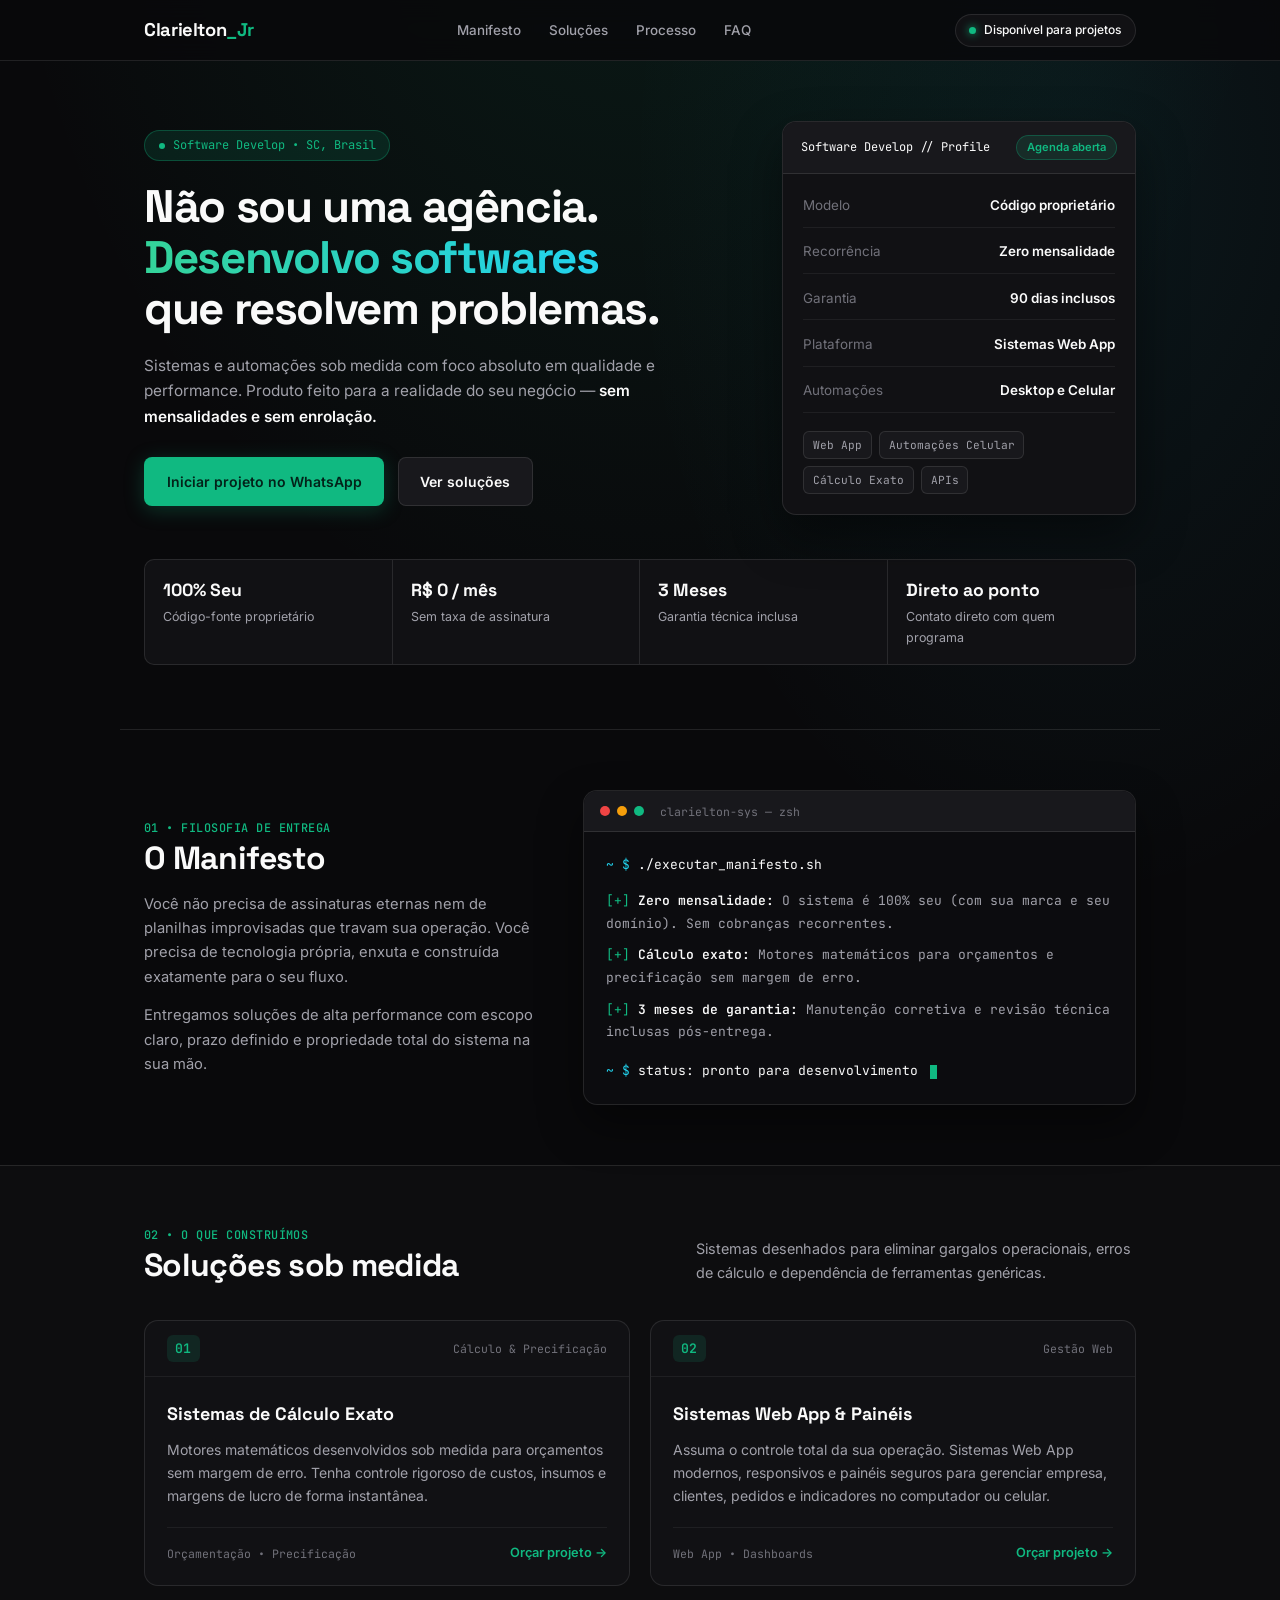
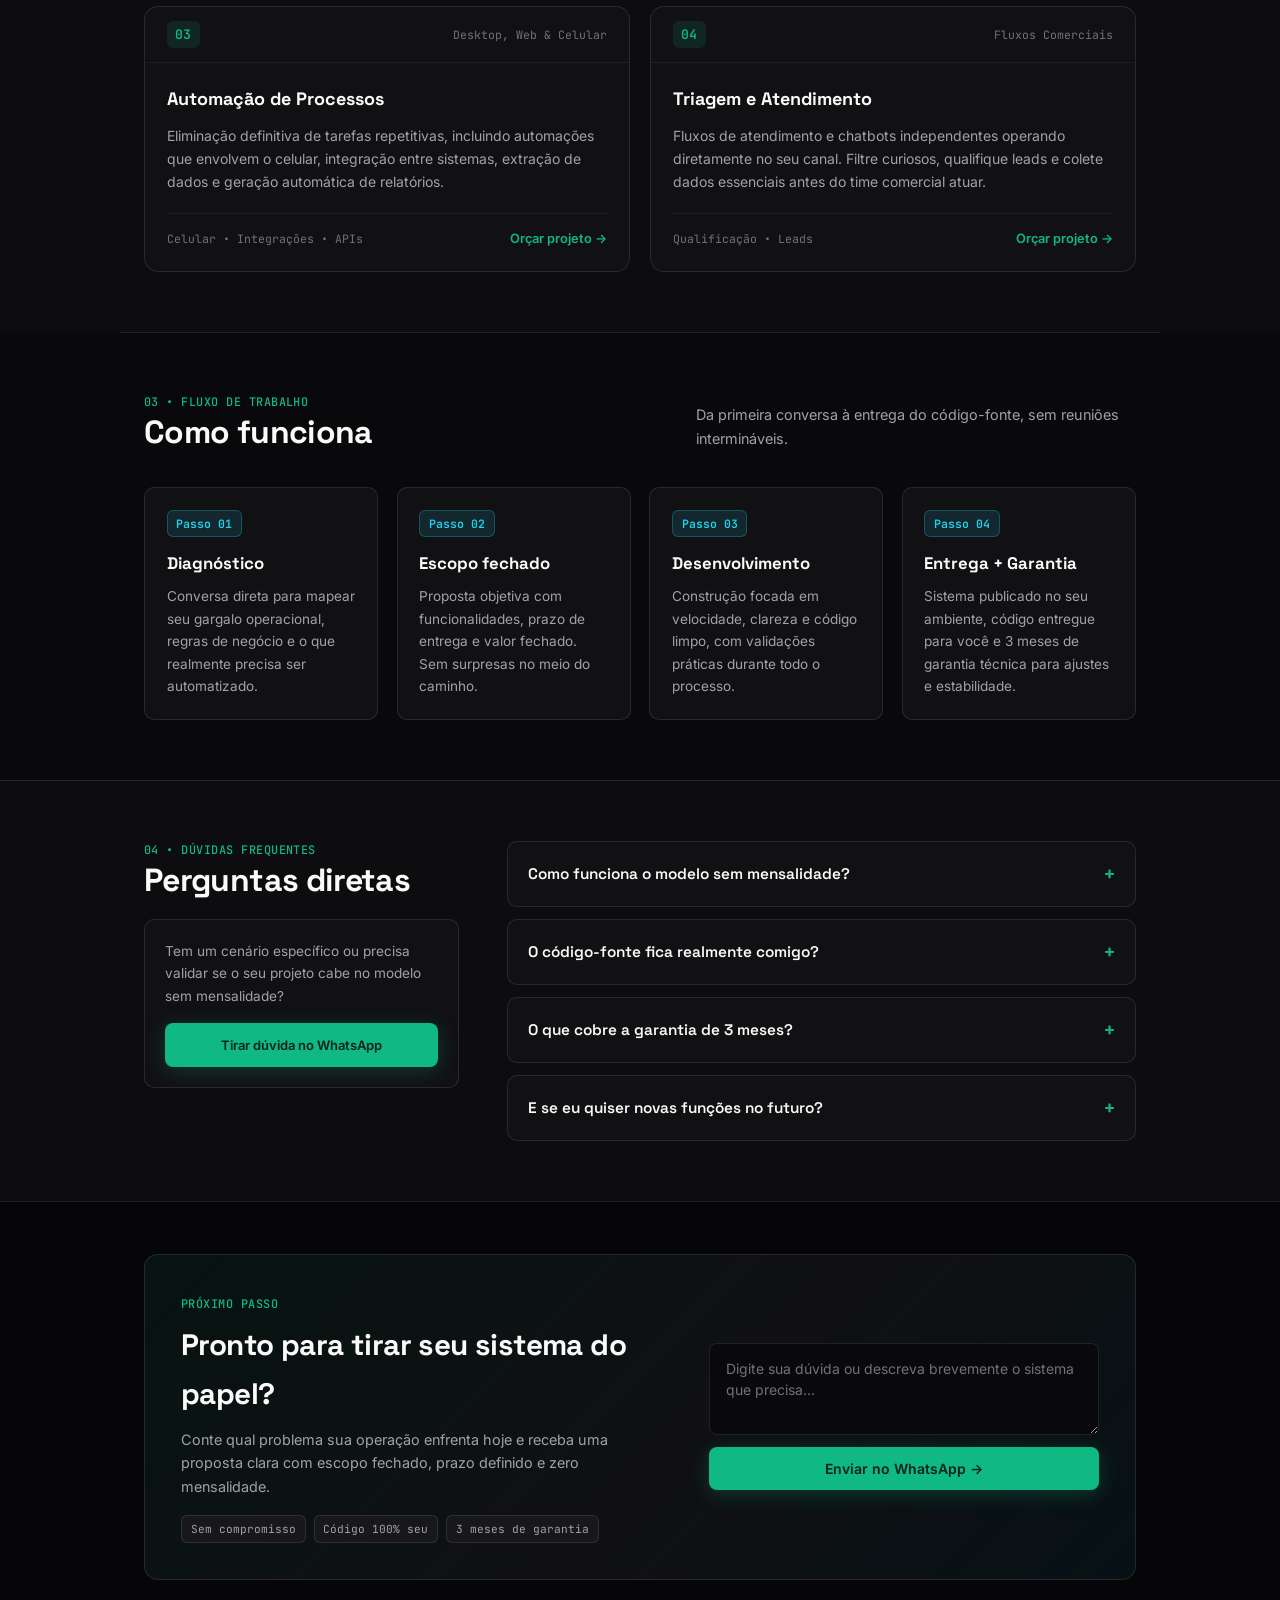
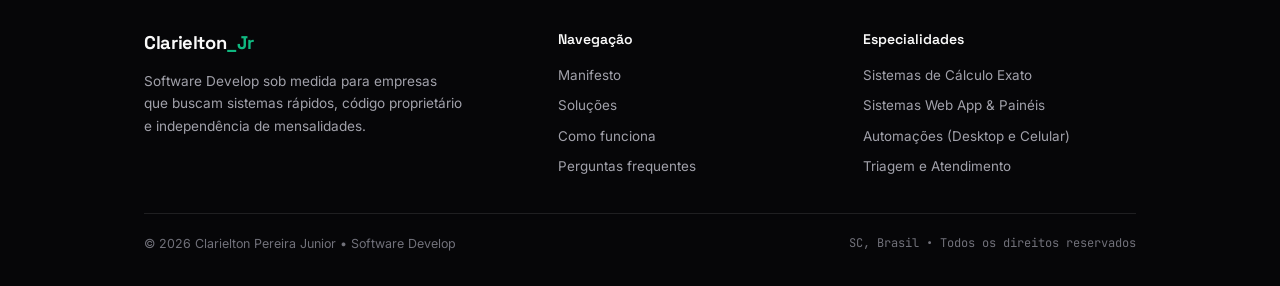
<file: index.html>
<!DOCTYPE html>
<html lang="pt-BR">
<head>
    <meta charset="UTF-8">
    <meta name="viewport" content="width=device-width, initial-scale=1.0">
    <title>Clarielton Pereira Jr. | Software Develop</title>
    <meta name="description" content="Software Develop sob medida: sistemas web, painéis administrativos, motores de cálculo e automações com código proprietário. Sem mensalidades e com 3 meses de garantia.">
    <meta name="theme-color" content="#09090b">

    <!-- Open Graph / Compartilhamento -->
    <meta property="og:type" content="website">
    <meta property="og:locale" content="pt_BR">
    <meta property="og:title" content="Clarielton Pereira Jr. | Software Develop">
    <meta property="og:description" content="Não sou uma agência. Desenvolvo softwares que resolvem problemas. Código proprietário, zero mensalidade e 3 meses de garantia.">

    <!-- Favicon SVG Inline -->
    <link rel="icon" type="image/svg+xml" href="data:image/svg+xml,%3Csvg xmlns='http://www.w3.org/2000/svg' viewBox='0 0 64 64'%3E%3Crect width='64' height='64' rx='12' fill='%2309090b'/%3E%3Crect x='2' y='2' width='60' height='60' rx='10' fill='none' stroke='%2310b981' stroke-width='3'/%3E%3Ctext x='50%25' y='55%25' dominant-baseline='middle' text-anchor='middle' fill='%2310b981' font-family='monospace' font-weight='bold' font-size='26'%3E%3E_%3C/text%3E%3C/svg%3E">

    <!-- Fonts: Space Grotesk (Headings), Inter (Body) & JetBrains Mono (Code/Tech) -->
    <link rel="preconnect" href="https://fonts.googleapis.com">
    <link rel="preconnect" href="https://fonts.gstatic.com" crossorigin>
    <link href="https://fonts.googleapis.com/css2?family=Inter:wght@400;500;600;700&family=JetBrains+Mono:wght@400;500;600&family=Space+Grotesk:wght@600;700&display=swap" rel="stylesheet">

    <!-- Pure CSS3 Stylesheet -->
    <link rel="stylesheet" href="styles.css">
</head>
<body>

    <!-- Top Navbar -->
    <header class="site-header">
        <div class="container header-inner">
            <a href="#" class="brand">
                Clarielton<span class="text-accent">_Jr</span>
            </a>

            <nav class="nav-links" aria-label="Navegação principal">
                <a href="#manifesto">Manifesto</a>
                <a href="#solucoes">Soluções</a>
                <a href="#processo">Processo</a>
                <a href="#faq">FAQ</a>
            </nav>

            <a href="https://wa.me/5547996621559?text=Ol%C3%A1%20Clarielton,%20vim%20pelo%20seu%20site%20e%20gostaria%20de%20conversar%20sobre%20um%20projeto."
               target="_blank"
               rel="noopener noreferrer"
               class="status-badge">
                <span class="status-dot" aria-hidden="true"></span>
                Disponível para projetos
            </a>
        </div>

        <!-- Mobile Quick Nav -->
        <nav class="mobile-nav" aria-label="Navegação rápida">
            <a href="#manifesto">Manifesto</a>
            <a href="#solucoes">Soluções</a>
            <a href="#processo">Processo</a>
            <a href="#faq">FAQ</a>
            <a href="#contato">Contato</a>
        </nav>
    </header>

    <main>
        <!-- Hero Section -->
        <section class="hero container">
            <div class="hero-layout">
                <div>
                    <div class="hero-tag">
                        <span class="mono-dot"></span> Software Develop &bull; SC, Brasil
                    </div>

                    <h1 class="hero-title">
                        Não sou uma agência.<br>
                        <span class="text-gradient">Desenvolvo softwares</span><br>
                        que resolvem problemas.
                    </h1>

                    <p class="hero-subtitle">
                        Sistemas e automações sob medida com foco absoluto em qualidade e performance. Produto feito para a realidade do seu negócio — <strong>sem mensalidades e sem enrolação.</strong>
                    </p>

                    <div class="hero-actions">
                        <a href="https://wa.me/5547996621559?text=Ol%C3%A1%20Clarielton,%20preciso%20de%20um%20sistema%20sob%20medida."
                           target="_blank"
                           rel="noopener noreferrer"
                           class="btn btn-primary">
                            Iniciar projeto no WhatsApp
                        </a>
                        <a href="#solucoes" class="btn btn-secondary">
                            Ver soluções
                        </a>
                    </div>
                </div>

                <!-- Right Column: System Spec Card -->
                <aside class="hero-spec-card" aria-label="Resumo operacional">
                    <div class="spec-card-header">
                        <span class="mono-label">Software Develop // Profile</span>
                        <span class="spec-badge">Agenda aberta</span>
                    </div>
                    <div class="spec-card-body">
                        <div class="spec-row">
                            <span class="spec-key">Modelo</span>
                            <span class="spec-val text-accent">Código proprietário</span>
                        </div>
                        <div class="spec-row">
                            <span class="spec-key">Recorrência</span>
                            <span class="spec-val">Zero mensalidade</span>
                        </div>
                        <div class="spec-row">
                            <span class="spec-key">Garantia</span>
                            <span class="spec-val text-cyan">90 dias inclusos</span>
                        </div>
                        <div class="spec-row">
                            <span class="spec-key">Plataforma</span>
                            <span class="spec-val">Sistemas Web App</span>
                        </div>
                        <div class="spec-row">
                            <span class="spec-key">Automações</span>
                            <span class="spec-val">Desktop e Celular</span>
                        </div>

                        <div class="spec-tags">
                            <span class="spec-chip">Web App</span>
                            <span class="spec-chip">Automações Celular</span>
                            <span class="spec-chip">Cálculo Exato</span>
                            <span class="spec-chip">APIs</span>
                        </div>
                    </div>
                </aside>
            </div>

            <!-- Proof / Guarantees Strip -->
            <div class="metrics-grid" aria-label="Diferenciais técnicos">
                <div class="metric-item">
                    <div class="metric-value">100% Seu</div>
                    <div class="metric-label">Código-fonte proprietário</div>
                </div>
                <div class="metric-item">
                    <div class="metric-value">R$ 0 / mês</div>
                    <div class="metric-label">Sem taxa de assinatura</div>
                </div>
                <div class="metric-item">
                    <div class="metric-value">3 Meses</div>
                    <div class="metric-label">Garantia técnica inclusa</div>
                </div>
                <div class="metric-item">
                    <div class="metric-value">Direto ao ponto</div>
                    <div class="metric-label">Contato direto com quem programa</div>
                </div>
            </div>
        </section>

        <!-- Manifesto / Terminal Section -->
        <section id="manifesto" class="section container">
            <div class="manifesto-grid">
                <div class="manifesto-copy">
                    <div class="section-kicker">01 &bull; Filosofia de entrega</div>
                    <h2 class="section-title">O Manifesto</h2>
                    <p>
                        Você não precisa de assinaturas eternas nem de planilhas improvisadas que travam sua operação. Você precisa de tecnologia própria, enxuta e construída exatamente para o seu fluxo.
                    </p>
                    <p>
                        Entregamos soluções de alta performance com escopo claro, prazo definido e propriedade total do sistema na sua mão.
                    </p>
                </div>

                <div class="terminal-window" role="region" aria-label="Terminal de especificações">
                    <div class="terminal-bar">
                        <span class="term-dot term-dot--red"></span>
                        <span class="term-dot term-dot--yellow"></span>
                        <span class="term-dot term-dot--green"></span>
                        <span class="terminal-host">clarielton-sys — zsh</span>
                    </div>
                    <div class="terminal-body">
                        <p class="terminal-cmd">
                            <span class="text-cyan">~ $</span> ./executar_manifesto.sh
                        </p>
                        <p class="terminal-line">
                            <span class="text-accent">[+]</span> <strong>Zero mensalidade:</strong> O sistema é 100% seu (com sua marca e seu domínio). Sem cobranças recorrentes.
                        </p>
                        <p class="terminal-line">
                            <span class="text-accent">[+]</span> <strong>Cálculo exato:</strong> Motores matemáticos para orçamentos e precificação sem margem de erro.
                        </p>
                        <p class="terminal-line">
                            <span class="text-accent">[+]</span> <strong>3 meses de garantia:</strong> Manutenção corretiva e revisão técnica inclusas pós-entrega.
                        </p>
                        <p class="terminal-status">
                            <span class="text-cyan">~ $</span> status: pronto para desenvolvimento <span class="cursor-blink" aria-hidden="true"></span>
                        </p>
                    </div>
                </div>
            </div>
        </section>

        <!-- Soluções -->
        <section id="solucoes" class="section section--alt">
            <div class="container">
                <div class="section-header">
                    <div>
                        <div class="section-kicker">02 &bull; O que construímos</div>
                        <h2 class="section-title">Soluções sob medida</h2>
                    </div>
                    <p class="section-lead">
                        Sistemas desenhados para eliminar gargalos operacionais, erros de cálculo e dependência de ferramentas genéricas.
                    </p>
                </div>

                <div class="solutions-grid">
                    <!-- Card 1 -->
                    <article class="solution-card">
                        <div class="solution-card-top">
                            <span class="solution-num">01</span>
                            <span class="solution-code">Cálculo &amp; Precificação</span>
                        </div>
                        <div class="solution-card-body">
                            <h3 class="solution-title">Sistemas de Cálculo Exato</h3>
                            <p class="solution-desc">
                                Motores matemáticos desenvolvidos sob medida para orçamentos sem margem de erro. Tenha controle rigoroso de custos, insumos e margens de lucro de forma instantânea.
                            </p>
                            <div class="solution-footer">
                                <span class="solution-tags">Orçamentação &bull; Precificação</span>
                                <a href="https://wa.me/5547996621559?text=Ol%C3%A1%20Clarielton,%20tenho%20interesse%20em%20um%20Sistema%20de%20C%C3%A1lculo%20Exato."
                                   target="_blank"
                                   rel="noopener noreferrer"
                                   class="solution-cta">Orçar projeto &rarr;</a>
                            </div>
                        </div>
                    </article>

                    <!-- Card 2 -->
                    <article class="solution-card">
                        <div class="solution-card-top">
                            <span class="solution-num">02</span>
                            <span class="solution-code">Gestão Web</span>
                        </div>
                        <div class="solution-card-body">
                            <h3 class="solution-title">Sistemas Web App &amp; Painéis</h3>
                            <p class="solution-desc">
                                Assuma o controle total da sua operação. Sistemas Web App modernos, responsivos e painéis seguros para gerenciar empresa, clientes, pedidos e indicadores no computador ou celular.
                            </p>
                            <div class="solution-footer">
                                <span class="solution-tags">Web App &bull; Dashboards</span>
                                <a href="https://wa.me/5547996621559?text=Ol%C3%A1%20Clarielton,%20tenho%20interesse%20em%20um%20Sistema%20Web%20App."
                                   target="_blank"
                                   rel="noopener noreferrer"
                                   class="solution-cta">Orçar projeto &rarr;</a>
                            </div>
                        </div>
                    </article>

                    <!-- Card 3 -->
                    <article class="solution-card">
                        <div class="solution-card-top">
                            <span class="solution-num">03</span>
                            <span class="solution-code">Desktop, Web &amp; Celular</span>
                        </div>
                        <div class="solution-card-body">
                            <h3 class="solution-title">Automação de Processos</h3>
                            <p class="solution-desc">
                                Eliminação definitiva de tarefas repetitivas, incluindo automações que envolvem o celular, integração entre sistemas, extração de dados e geração automática de relatórios.
                            </p>
                            <div class="solution-footer">
                                <span class="solution-tags">Celular &bull; Integrações &bull; APIs</span>
                                <a href="https://wa.me/5547996621559?text=Ol%C3%A1%20Clarielton,%20tenho%20interesse%20em%20Automa%C3%A7%C3%A3o%20de%20Processos."
                                   target="_blank"
                                   rel="noopener noreferrer"
                                   class="solution-cta">Orçar projeto &rarr;</a>
                            </div>
                        </div>
                    </article>

                    <!-- Card 4 -->
                    <article class="solution-card">
                        <div class="solution-card-top">
                            <span class="solution-num">04</span>
                            <span class="solution-code">Fluxos Comerciais</span>
                        </div>
                        <div class="solution-card-body">
                            <h3 class="solution-title">Triagem e Atendimento</h3>
                            <p class="solution-desc">
                                Fluxos de atendimento e chatbots independentes operando diretamente no seu canal. Filtre curiosos, qualifique leads e colete dados essenciais antes do time comercial atuar.
                            </p>
                            <div class="solution-footer">
                                <span class="solution-tags">Qualificação &bull; Leads</span>
                                <a href="https://wa.me/5547996621559?text=Ol%C3%A1%20Clarielton,%20tenho%20interesse%20em%20Triagem%20e%20Atendimento."
                                   target="_blank"
                                   rel="noopener noreferrer"
                                   class="solution-cta">Orçar projeto &rarr;</a>
                            </div>
                        </div>
                    </article>
                </div>
            </div>
        </section>

        <!-- Processo -->
        <section id="processo" class="section container">
            <div class="section-header">
                <div>
                    <div class="section-kicker">03 &bull; Fluxo de trabalho</div>
                    <h2 class="section-title">Como funciona</h2>
                </div>
                <p class="section-lead">
                    Da primeira conversa à entrega do código-fonte, sem reuniões intermináveis.
                </p>
            </div>

            <div class="process-grid">
                <div class="process-step">
                    <div class="process-step-header">
                        <span class="process-step-num">Passo 01</span>
                    </div>
                    <h3>Diagnóstico</h3>
                    <p>Conversa direta para mapear seu gargalo operacional, regras de negócio e o que realmente precisa ser automatizado.</p>
                </div>
                <div class="process-step">
                    <div class="process-step-header">
                        <span class="process-step-num">Passo 02</span>
                    </div>
                    <h3>Escopo fechado</h3>
                    <p>Proposta objetiva com funcionalidades, prazo de entrega e valor fechado. Sem surpresas no meio do caminho.</p>
                </div>
                <div class="process-step">
                    <div class="process-step-header">
                        <span class="process-step-num">Passo 03</span>
                    </div>
                    <h3>Desenvolvimento</h3>
                    <p>Construção focada em velocidade, clareza e código limpo, com validações práticas durante todo o processo.</p>
                </div>
                <div class="process-step">
                    <div class="process-step-header">
                        <span class="process-step-num">Passo 04</span>
                    </div>
                    <h3>Entrega + Garantia</h3>
                    <p>Sistema publicado no seu ambiente, código entregue para você e 3 meses de garantia técnica para ajustes e estabilidade.</p>
                </div>
            </div>
        </section>

        <!-- FAQ (2-Column Sticky Split, Pure HTML/CSS) -->
        <section id="faq" class="section section--alt">
            <div class="container faq-layout">
                <div class="faq-aside">
                    <div class="section-kicker">04 &bull; Dúvidas frequentes</div>
                    <h2 class="section-title">Perguntas diretas</h2>

                    <div class="faq-aside-box">
                        <p>
                            Tem um cenário específico ou precisa validar se o seu projeto cabe no modelo sem mensalidade?
                        </p>
                        <a href="https://wa.me/5547996621559?text=Ol%C3%A1%20Clarielton,%20tenho%20uma%20d%C3%BAvida%20sobre%20como%20funciona%20o%20desenvolvimento."
                           target="_blank"
                           rel="noopener noreferrer"
                           class="btn btn-primary btn-sm">
                            Tirar dúvida no WhatsApp
                        </a>
                    </div>
                </div>

                <div class="faq-list">
                    <details class="faq-item">
                        <summary class="faq-question">Como funciona o modelo sem mensalidade?</summary>
                        <div class="faq-answer">
                            Você paga apenas pelo desenvolvimento do projeto. Após a entrega, não existe taxa de licença ou assinatura para continuar usando o software — ele roda na sua infraestrutura ou hospedagem de sua preferência.
                        </div>
                    </details>

                    <details class="faq-item">
                        <summary class="faq-question">O código-fonte fica realmente comigo?</summary>
                        <div class="faq-answer">
                            Sim. Todo o código-fonte desenvolvido sob medida é entregue ao cliente, permitindo total independência técnica e personalização com a sua própria marca.
                        </div>
                    </details>

                    <details class="faq-item">
                        <summary class="faq-question">O que cobre a garantia de 3 meses?</summary>
                        <div class="faq-answer">
                            Durante 90 dias após a entrega oficial, qualquer correção de erro, ajuste de estabilidade ou revisão técnica dentro do escopo contratado é feita sem custo adicional.
                        </div>
                    </details>

                    <details class="faq-item">
                        <summary class="faq-question">E se eu quiser novas funções no futuro?</summary>
                        <div class="faq-answer">
                            Novas funcionalidades ou integrações podem ser orçadas de forma avulsa quando você precisar expandir o sistema — sem ficar preso a contratos fixos mensais.
                        </div>
                    </details>
                </div>
            </div>
        </section>
    </main>

    <!-- Footer -->
    <footer id="contato" class="site-footer">
        <div class="container">
            <!-- Final CTA Card -->
            <div class="footer-cta-card">
                <div class="footer-cta-content">
                    <span class="section-kicker">Próximo passo</span>
                    <h2 class="footer-title">Pronto para tirar seu sistema do papel?</h2>
                    <p class="footer-subtitle">
                        Conte qual problema sua operação enfrenta hoje e receba uma proposta clara com escopo fechado, prazo definido e zero mensalidade.
                    </p>
                    <div class="footer-cta-pills">
                        <span class="spec-chip">Sem compromisso</span>
                        <span class="spec-chip">Código 100% seu</span>
                        <span class="spec-chip">3 meses de garantia</span>
                    </div>
                </div>
                <form id="whatsapp-form" class="footer-cta-form">
                    <label for="user-message" class="sr-only">Digite sua dúvida ou projeto</label>
                    <textarea id="user-message"
                              name="text"
                              rows="3"
                              required
                              class="footer-textarea"
                              placeholder="Digite sua dúvida ou descreva brevemente o sistema que precisa..."></textarea>
                    <button type="submit" class="btn btn-primary footer-submit-btn">
                        Enviar no WhatsApp &rarr;
                    </button>
                </form>
            </div>

            <!-- Structured Footer Grid -->
            <div class="footer-grid">
                <div class="footer-brand-col">
                    <a href="#" class="brand">
                        Clarielton<span class="text-accent">_Jr</span>
                    </a>
                    <p class="footer-bio">
                        Software Develop sob medida para empresas que buscam sistemas rápidos, código proprietário e independência de mensalidades.
                    </p>
                </div>

                <div class="footer-nav-col">
                    <h3 class="footer-col-title">Navegação</h3>
                    <ul class="footer-nav-list">
                        <li><a href="#manifesto">Manifesto</a></li>
                        <li><a href="#solucoes">Soluções</a></li>
                        <li><a href="#processo">Como funciona</a></li>
                        <li><a href="#faq">Perguntas frequentes</a></li>
                    </ul>
                </div>

                <div class="footer-nav-col">
                    <h3 class="footer-col-title">Especialidades</h3>
                    <ul class="footer-nav-list">
                        <li><a href="#solucoes">Sistemas de Cálculo Exato</a></li>
                        <li><a href="#solucoes">Sistemas Web App &amp; Painéis</a></li>
                        <li><a href="#solucoes">Automações (Desktop e Celular)</a></li>
                        <li><a href="#solucoes">Triagem e Atendimento</a></li>
                    </ul>
                </div>
            </div>

            <div class="footer-bottom">
                <p>&copy; 2026 Clarielton Pereira Junior &bull; Software Develop</p>
                <p class="mono-label">SC, Brasil &bull; Todos os direitos reservados</p>
            </div>
        </div>
    </footer>

    <script>
        document.getElementById('whatsapp-form').addEventListener('submit', function (event) {
            event.preventDefault();
            var input = document.getElementById('user-message');
            var text = input.value.trim();
            if (!text) {
                input.focus();
                return;
            }
            var message = 'Olá Clarielton, vim pelo seu site:\n\n' + text;
            var url = 'https://wa.me/5547996621559?text=' + encodeURIComponent(message);
            window.open(url, '_blank', 'noopener,noreferrer');
        });
    </script>

</body>
</html>
</file>
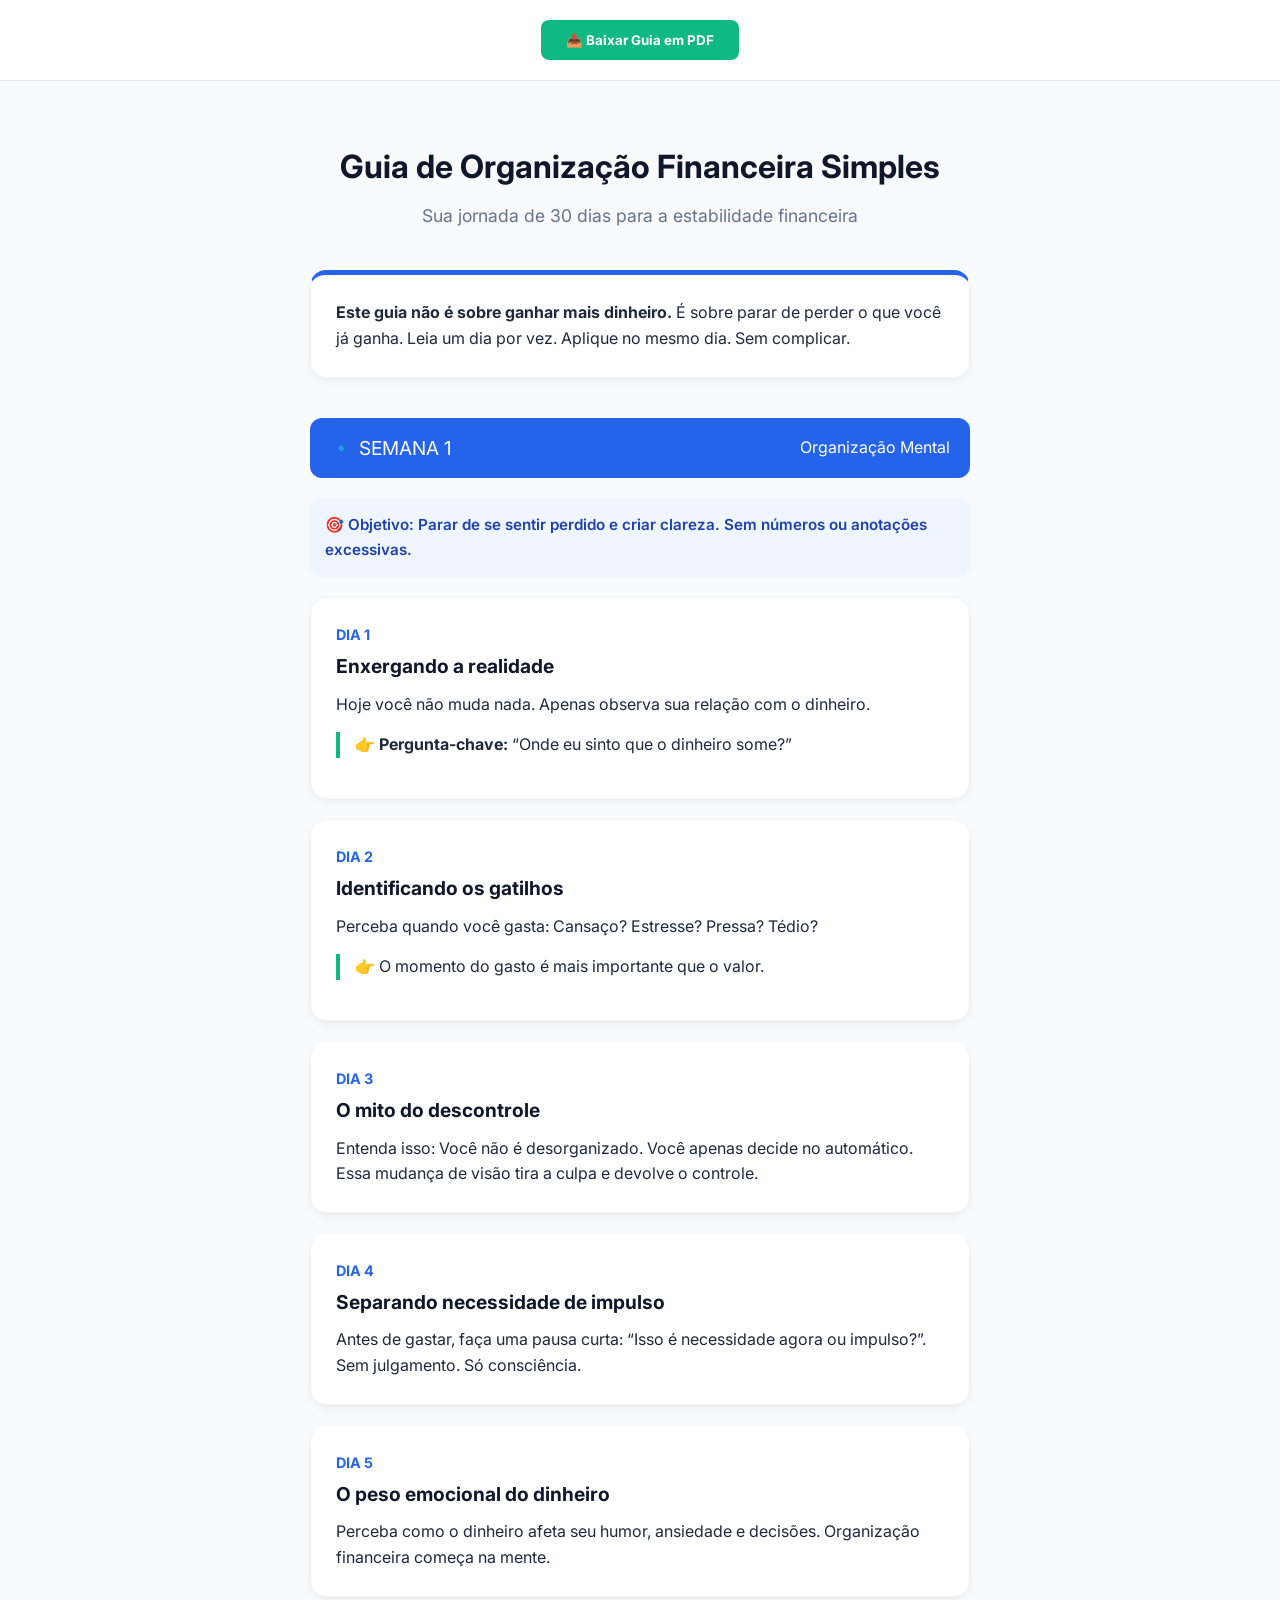
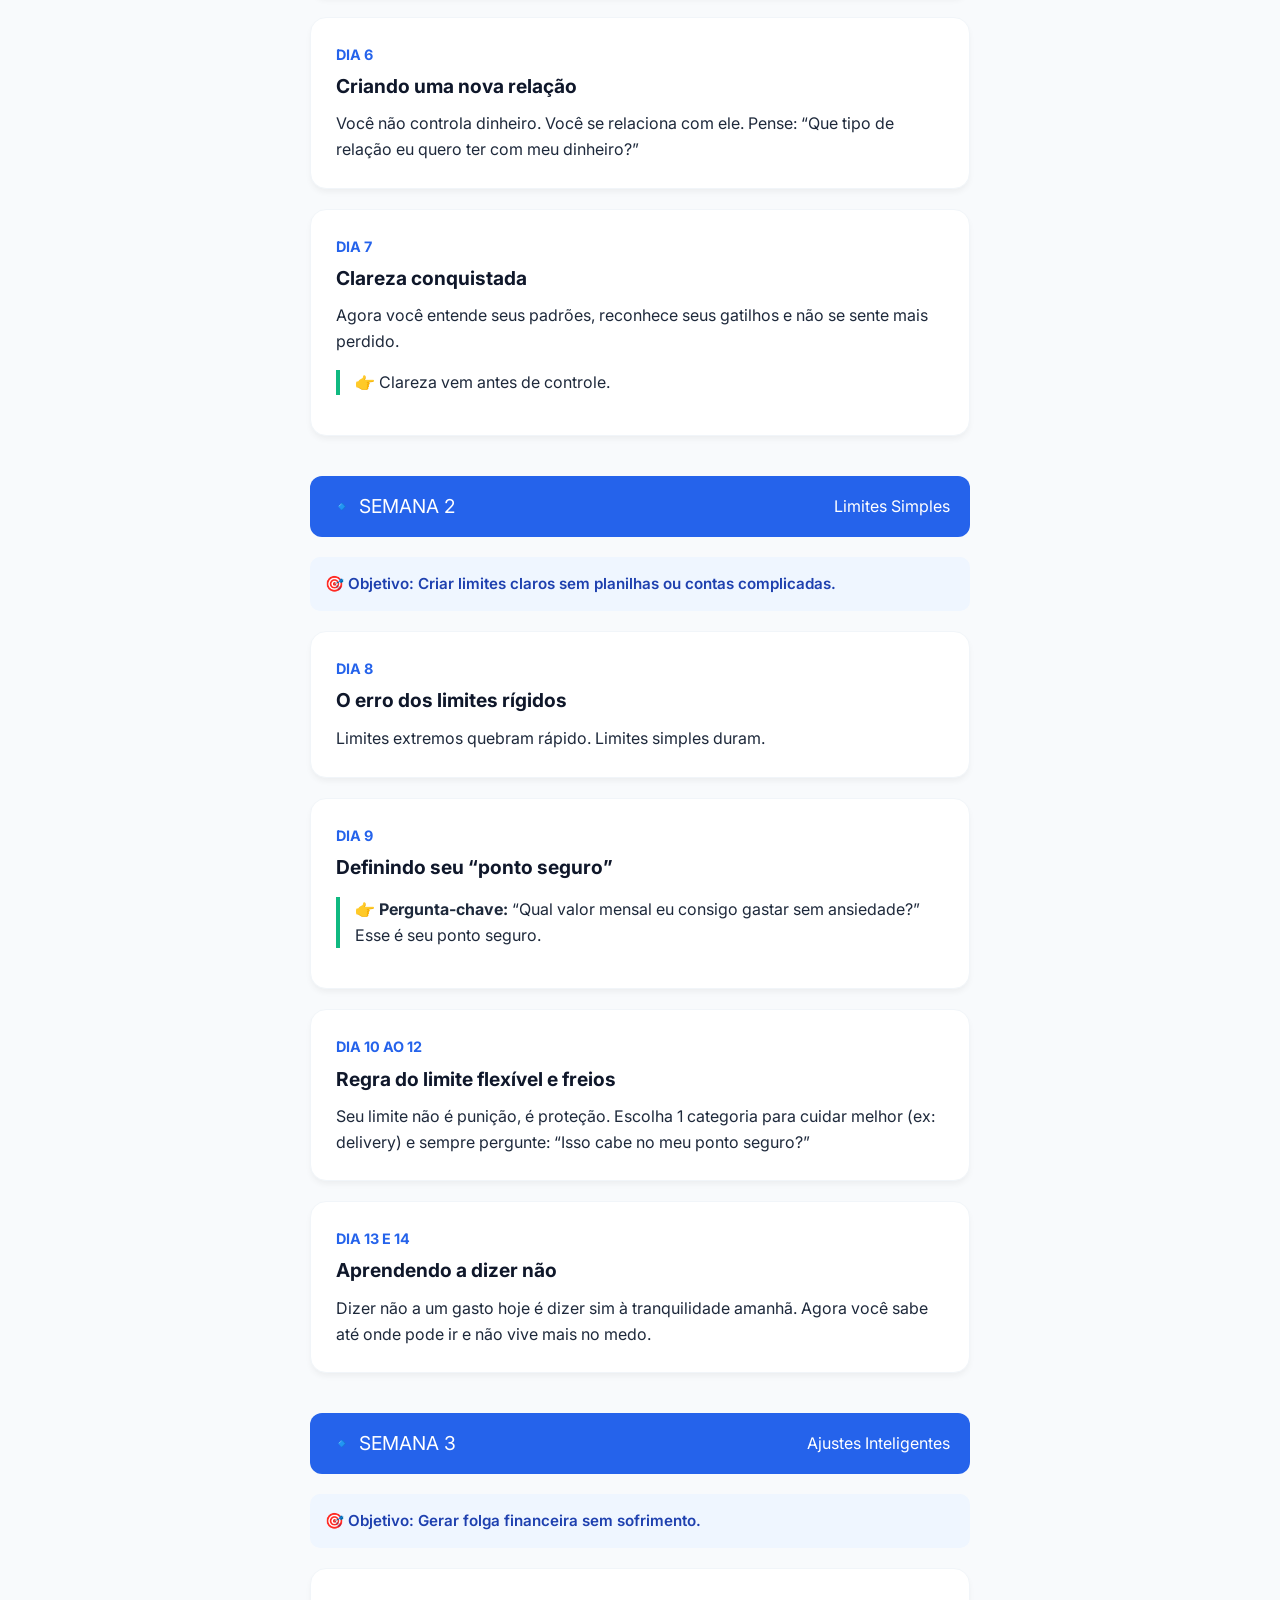
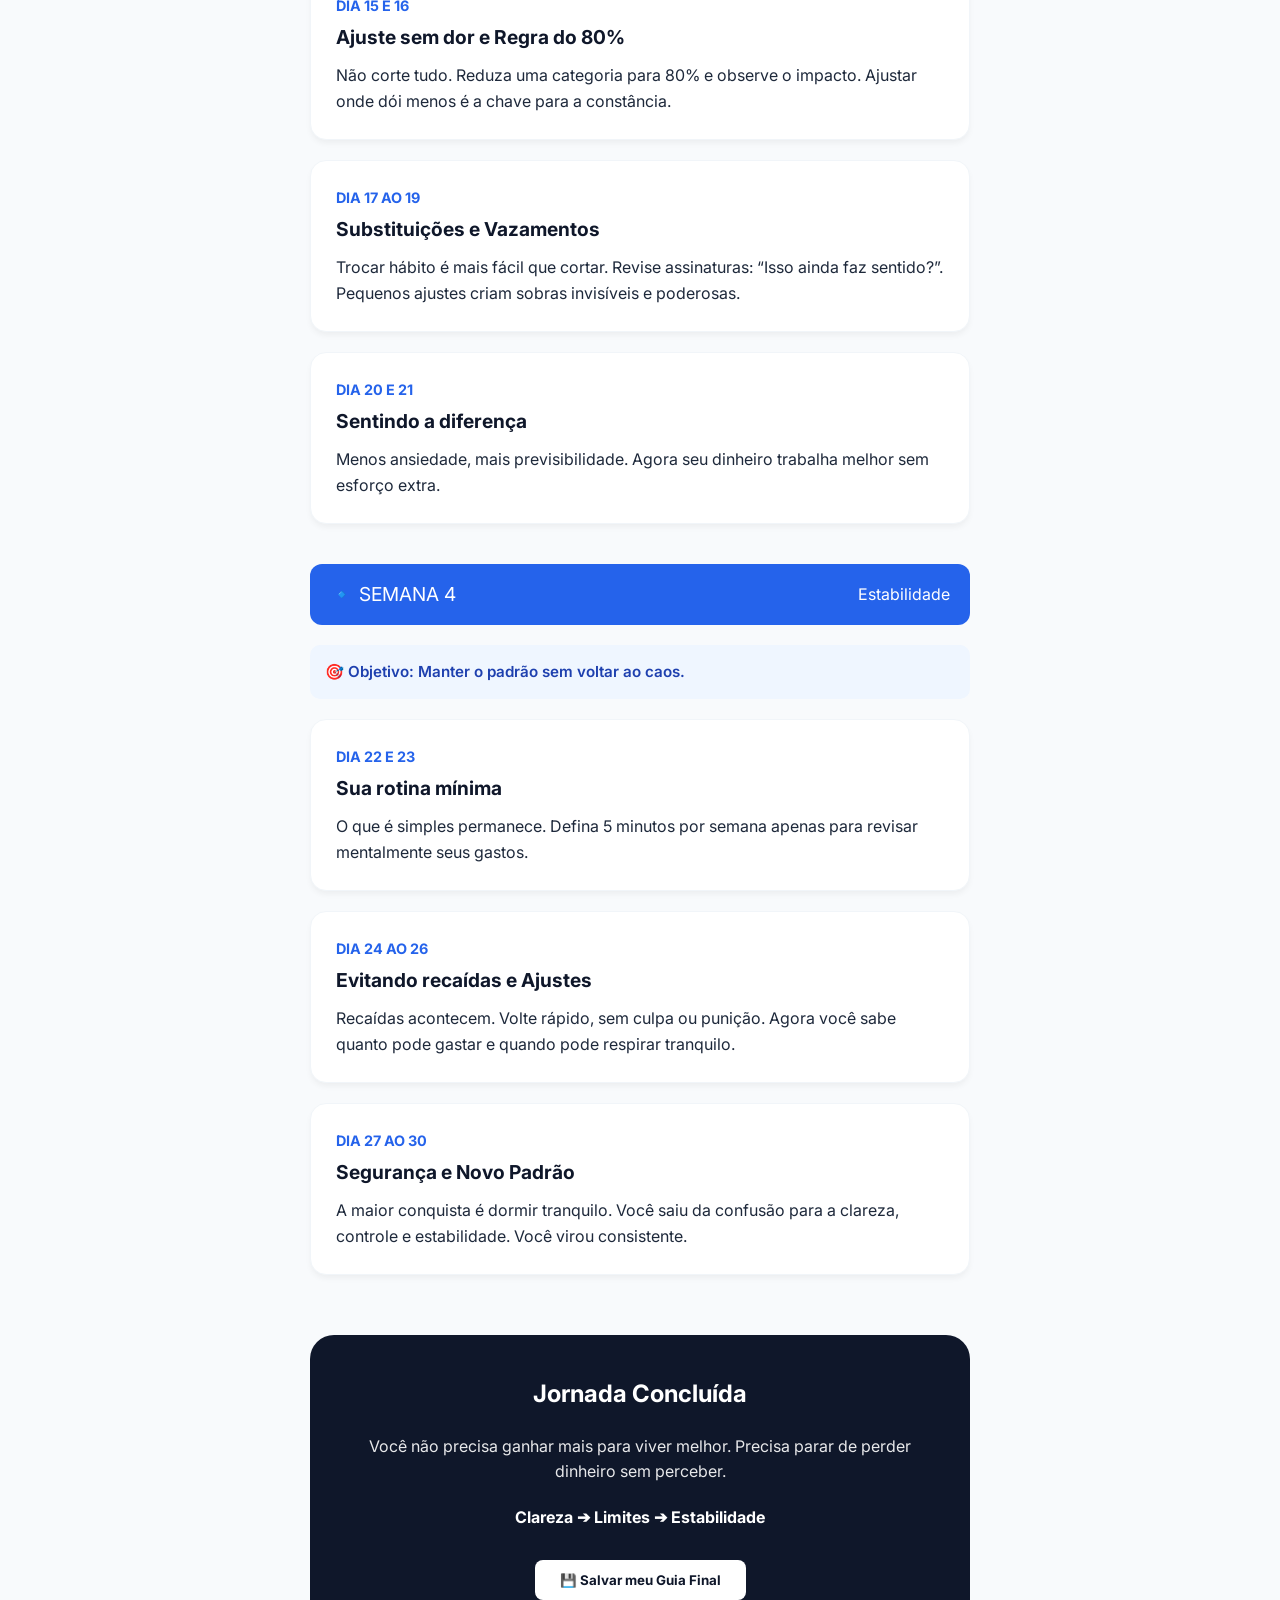
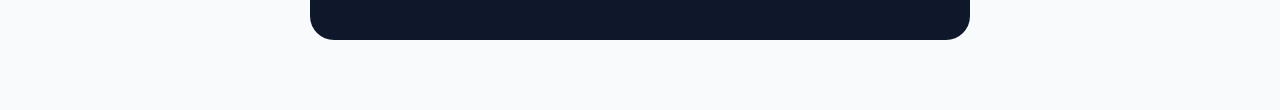
<file: gui-30dias.html>
<!DOCTYPE html>
<html lang="pt-br">
<head>
    <meta charset="UTF-8">
    <meta name="viewport" content="width=device-width, initial-scale=1.0">
    <title>Guia de Organização Financeira Simples - 30 Dias</title>
    <link href="https://fonts.googleapis.com/css2?family=Inter:wght@300;400;600;700&display=swap" rel="stylesheet">
    <style>
        :root {
            --primary: #2563eb;
            --bg: #f8fafc;
            --text: #1e293b;
            --card: #ffffff;
            --accent: #10b981;
        }

        * { margin: 0; padding: 0; box-sizing: border-box; }

        body {
            font-family: 'Inter', sans-serif;
            background-color: var(--bg);
            color: var(--text);
            line-height: 1.6;
            padding-bottom: 50px;
        }

        .no-print-header {
            background: white;
            padding: 20px;
            text-align: center;
            border-bottom: 1px solid #e2e8f0;
            position: sticky;
            top: 0;
            z-index: 100;
        }

        .container { max-width: 700px; margin: 0 auto; padding: 20px; }

        header { text-align: center; padding: 40px 0; }
        header h1 { font-size: 2rem; color: #0f172a; margin-bottom: 10px; }
        header p { color: #64748b; font-size: 1.1rem; }

        .week-title {
            background-color: var(--primary);
            color: white;
            padding: 15px 20px;
            border-radius: 12px;
            margin: 40px 0 20px;
            font-size: 1.2rem;
            display: flex;
            justify-content: space-between;
            align-items: center;
        }

        .day-card {
            background: var(--card);
            padding: 25px;
            border-radius: 16px;
            margin-bottom: 20px;
            box-shadow: 0 4px 6px -1px rgba(0,0,0,0.05);
            border: 1px solid #f1f5f9;
        }

        .day-label {
            font-weight: 700;
            color: var(--primary);
            display: block;
            margin-bottom: 5px;
            font-size: 0.9rem;
            text-transform: uppercase;
        }

        h3 { font-size: 1.2rem; margin-bottom: 10px; color: #0f172a; }

        .target {
            background: #eff6ff;
            padding: 15px;
            border-radius: 10px;
            margin-bottom: 20px;
            font-weight: 600;
            color: #1e40af;
            font-size: 0.95rem;
        }

        .highlight { border-left: 4px solid var(--accent); padding-left: 15px; margin: 15px 0; }

        .btn-pdf {
            background-color: var(--accent);
            color: white;
            padding: 12px 25px;
            border-radius: 8px;
            text-decoration: none;
            font-weight: 700;
            display: inline-flex;
            align-items: center;
            gap: 8px;
            border: none;
            cursor: pointer;
            font-family: inherit;
        }

        .conclusion {
            background: #0f172a;
            color: white;
            padding: 40px;
            border-radius: 24px;
            text-align: center;
            margin-top: 60px;
        }

        @media print {
            .no-print-header, .btn-pdf { display: none !important; }
            body { background: white; padding: 0; }
            .day-card { page-break-inside: avoid; box-shadow: none; border: 1px solid #eee; }
            .container { max-width: 100%; }
        }

        @media (max-width: 600px) {
            header h1 { font-size: 1.5rem; }
            .day-card { padding: 20px; }
        }
    </style>
<!-- Google tag (gtag.js) -->
<script async src="https://www.googletagmanager.com/gtag/js?id=G-5KQLN24H88"></script>
<script>
  window.dataLayer = window.dataLayer || [];
  function gtag(){dataLayer.push(arguments);}
  gtag('js', new Date());

  gtag('config', 'G-5KQLN24H88');
</script>
    
</head>
<body>

    <div class="no-print-header">
        <button onclick="window.print()" class="btn-pdf">
            📥 Baixar Guia em PDF
        </button>
    </div>

    <div class="container">
        <header>
            <h1>Guia de Organização Financeira Simples</h1>
            <p>Sua jornada de 30 dias para a estabilidade financeira</p>
        </header>

        <!-- INTRODUÇÃO -->
        <div class="day-card" style="border-top: 5px solid var(--primary);">
            <p><strong>Este guia não é sobre ganhar mais dinheiro.</strong> É sobre parar de perder o que você já ganha. Leia um dia por vez. Aplique no mesmo dia. Sem complicar.</p>
        </div>

        <!-- SEMANA 1 -->
        <div class="week-title">
            <span>🔹 SEMANA 1</span>
            <small>Organização Mental</small>
        </div>
        <div class="target">🎯 Objetivo: Parar de se sentir perdido e criar clareza. Sem números ou anotações excessivas.</div>

        <div class="day-card">
            <span class="day-label">Dia 1</span>
            <h3>Enxergando a realidade</h3>
            <p>Hoje você não muda nada. Apenas observa sua relação com o dinheiro.</p>
            <p class="highlight">👉 <strong>Pergunta-chave:</strong> “Onde eu sinto que o dinheiro some?”</p>
        </div>

        <div class="day-card">
            <span class="day-label">Dia 2</span>
            <h3>Identificando os gatilhos</h3>
            <p>Perceba quando você gasta: Cansaço? Estresse? Pressa? Tédio?</p>
            <p class="highlight">👉 O momento do gasto é mais importante que o valor.</p>
        </div>

        <div class="day-card">
            <span class="day-label">Dia 3</span>
            <h3>O mito do descontrole</h3>
            <p>Entenda isso: Você não é desorganizado. Você apenas decide no automático. Essa mudança de visão tira a culpa e devolve o controle.</p>
        </div>

        <div class="day-card">
            <span class="day-label">Dia 4</span>
            <h3>Separando necessidade de impulso</h3>
            <p>Antes de gastar, faça uma pausa curta: “Isso é necessidade agora ou impulso?”. Sem julgamento. Só consciência.</p>
        </div>

        <div class="day-card">
            <span class="day-label">Dia 5</span>
            <h3>O peso emocional do dinheiro</h3>
            <p>Perceba como o dinheiro afeta seu humor, ansiedade e decisões. Organização financeira começa na mente.</p>
        </div>

        <div class="day-card">
            <span class="day-label">Dia 6</span>
            <h3>Criando uma nova relação</h3>
            <p>Você não controla dinheiro. Você se relaciona com ele. Pense: “Que tipo de relação eu quero ter com meu dinheiro?”</p>
        </div>

        <div class="day-card">
            <span class="day-label">Dia 7</span>
            <h3>Clareza conquistada</h3>
            <p>Agora você entende seus padrões, reconhece seus gatilhos e não se sente mais perdido.</p>
            <p class="highlight">👉 Clareza vem antes de controle.</p>
        </div>

        <!-- SEMANA 2 -->
        <div class="week-title">
            <span>🔹 SEMANA 2</span>
            <small>Limites Simples</small>
        </div>
        <div class="target">🎯 Objetivo: Criar limites claros sem planilhas ou contas complicadas.</div>

        <div class="day-card">
            <span class="day-label">Dia 8</span>
            <h3>O erro dos limites rígidos</h3>
            <p>Limites extremos quebram rápido. Limites simples duram.</p>
        </div>

        <div class="day-card">
            <span class="day-label">Dia 9</span>
            <h3>Definindo seu “ponto seguro”</h3>
            <p class="highlight">👉 <strong>Pergunta-chave:</strong> “Qual valor mensal eu consigo gastar sem ansiedade?” Esse é seu ponto seguro.</p>
        </div>

        <div class="day-card">
            <span class="day-label">Dia 10 ao 12</span>
            <h3>Regra do limite flexível e freios</h3>
            <p>Seu limite não é punição, é proteção. Escolha 1 categoria para cuidar melhor (ex: delivery) e sempre pergunte: “Isso cabe no meu ponto seguro?”</p>
        </div>

        <div class="day-card">
            <span class="day-label">Dia 13 e 14</span>
            <h3>Aprendendo a dizer não</h3>
            <p>Dizer não a um gasto hoje é dizer sim à tranquilidade amanhã. Agora você sabe até onde pode ir e não vive mais no medo.</p>
        </div>

        <!-- SEMANA 3 -->
        <div class="week-title">
            <span>🔹 SEMANA 3</span>
            <small>Ajustes Inteligentes</small>
        </div>
        <div class="target">🎯 Objetivo: Gerar folga financeira sem sofrimento.</div>

        <div class="day-card">
            <span class="day-label">Dia 15 e 16</span>
            <h3>Ajuste sem dor e Regra do 80%</h3>
            <p>Não corte tudo. Reduza uma categoria para 80% e observe o impacto. Ajustar onde dói menos é a chave para a constância.</p>
        </div>

        <div class="day-card">
            <span class="day-label">Dia 17 ao 19</span>
            <h3>Substituições e Vazamentos</h3>
            <p>Trocar hábito é mais fácil que cortar. Revise assinaturas: “Isso ainda faz sentido?”. Pequenos ajustes criam sobras invisíveis e poderosas.</p>
        </div>

        <div class="day-card">
            <span class="day-label">Dia 20 e 21</span>
            <h3>Sentindo a diferença</h3>
            <p>Menos ansiedade, mais previsibilidade. Agora seu dinheiro trabalha melhor sem esforço extra.</p>
        </div>

        <!-- SEMANA 4 -->
        <div class="week-title">
            <span>🔹 SEMANA 4</span>
            <small>Estabilidade</small>
        </div>
        <div class="target">🎯 Objetivo: Manter o padrão sem voltar ao caos.</div>

        <div class="day-card">
            <span class="day-label">Dia 22 e 23</span>
            <h3>Sua rotina mínima</h3>
            <p>O que é simples permanece. Defina 5 minutos por semana apenas para revisar mentalmente seus gastos.</p>
        </div>

        <div class="day-card">
            <span class="day-label">Dia 24 ao 26</span>
            <h3>Evitando recaídas e Ajustes</h3>
            <p>Recaídas acontecem. Volte rápido, sem culpa ou punição. Agora você sabe quanto pode gastar e quando pode respirar tranquilo.</p>
        </div>

        <div class="day-card">
            <span class="day-label">Dia 27 ao 30</span>
            <h3>Segurança e Novo Padrão</h3>
            <p>A maior conquista é dormir tranquilo. Você saiu da confusão para a clareza, controle e estabilidade. Você virou consistente.</p>
        </div>

        <!-- CONCLUSÃO -->
        <div class="conclusion">
            <h2>Jornada Concluída</h2>
            <p style="margin: 20px 0; opacity: 0.9;">Você não precisa ganhar mais para viver melhor. Precisa parar de perder dinheiro sem perceber.</p>
            <p><strong>Clareza ➔ Limites ➔ Estabilidade</strong></p>
            <button onclick="window.print()" class="btn-pdf" style="margin-top: 30px; background: white; color: #0f172a;">
                💾 Salvar meu Guia Final
            </button>
        </div>

    </div>

</body>
</html>
</file>
<file: styles.css>
/* ==========================================================================
   Clarielton Pereira Jr. — Software Develop
   Modern Dark Precision Stylesheet (Pure CSS3, ready for GitHub Pages)
   ========================================================================== */

:root {
    --bg-color: #09090b;
    --surface-color: #111114;
    --surface-elevated: #18181c;
    --text-primary: #fafafa;
    --text-muted: #a1a1aa;
    --text-subtle: #71717a;
    --border-subtle: rgba(255, 255, 255, 0.1);
    --border-hover: rgba(255, 255, 255, 0.22);
    --accent: #10b981;
    --accent-soft: rgba(16, 185, 129, 0.12);
    --cyan: #22d3ee;
    --font-display: 'Space Grotesk', system-ui, -apple-system, sans-serif;
    --font-sans: 'Inter', system-ui, -apple-system, sans-serif;
    --font-mono: 'JetBrains Mono', ui-monospace, monospace;
    --container-max: 1040px;
    --radius-md: 10px;
    --radius-lg: 14px;
}

/* Reset & Base */
*,
*::before,
*::after {
    box-sizing: border-box;
    margin: 0;
    padding: 0;
}

html {
    scroll-behavior: smooth;
    overflow-x: hidden;
    font-size: 16px;
}

body {
    background-color: var(--bg-color);
    background-image:
        radial-gradient(ellipse 80% 45% at 50% -10%, rgba(16, 185, 129, 0.12), transparent 65%),
        radial-gradient(ellipse 60% 35% at 85% 5%, rgba(34, 211, 238, 0.07), transparent 60%);
    color: var(--text-primary);
    font-family: var(--font-sans);
    font-size: 0.9375rem;
    line-height: 1.65;
    min-height: 100vh;
    display: flex;
    flex-direction: column;
    overflow-x: hidden;
    -webkit-font-smoothing: antialiased;
}

::selection {
    background-color: var(--accent);
    color: #042f2e;
}

a {
    color: inherit;
    text-decoration: none;
}

a:focus-visible,
summary:focus-visible {
    outline: 2px solid var(--cyan);
    outline-offset: 2px;
}

.text-accent {
    color: var(--accent);
}

.text-cyan {
    color: var(--cyan);
}

.mono-label {
    font-family: var(--font-mono);
    font-size: 0.75rem;
}

.container {
    width: 100%;
    max-width: var(--container-max);
    margin-inline: auto;
    padding-inline: 1.25rem;
}

/* Buttons */
.btn {
    display: inline-flex;
    align-items: center;
    justify-content: center;
    gap: 0.5rem;
    font-family: var(--font-sans);
    font-weight: 600;
    font-size: 0.875rem;
    padding: 0.75rem 1.35rem;
    border-radius: 8px;
    border: 1px solid transparent;
    cursor: pointer;
    transition: transform 0.15s ease, background-color 0.15s ease, border-color 0.15s ease, box-shadow 0.15s ease;
}

.btn-primary {
    background-color: var(--accent);
    color: #032219;
    box-shadow: 0 4px 20px rgba(16, 185, 129, 0.25);
}

.btn-primary:hover {
    background-color: #34d399;
    transform: translateY(-1px);
    box-shadow: 0 6px 24px rgba(16, 185, 129, 0.35);
}

.btn-secondary {
    background-color: var(--surface-elevated);
    color: var(--text-primary);
    border-color: var(--border-subtle);
}

.btn-secondary:hover {
    background-color: #202026;
    border-color: var(--border-hover);
    transform: translateY(-1px);
}

.btn-sm {
    padding: 0.65rem 1rem;
    font-size: 0.8125rem;
    width: 100%;
}

/* ==========================================================================
   Header / Navbar
   ========================================================================== */
.site-header {
    position: sticky;
    top: 0;
    z-index: 50;
    background-color: rgba(9, 9, 11, 0.85);
    backdrop-filter: blur(12px);
    border-bottom: 1px solid var(--border-subtle);
}

.header-inner {
    display: flex;
    align-items: center;
    justify-content: space-between;
    gap: 1rem;
    padding-block: 0.85rem;
}

.brand {
    font-family: var(--font-display);
    font-weight: 700;
    font-size: 1.15rem;
    letter-spacing: -0.02em;
    white-space: nowrap;
}

.nav-links {
    display: none;
    align-items: center;
    gap: 1.75rem;
    font-size: 0.84rem;
    font-weight: 500;
    color: var(--text-muted);
}

.nav-links a {
    transition: color 0.15s ease;
}

.nav-links a:hover {
    color: var(--text-primary);
}

.status-badge {
    display: inline-flex;
    align-items: center;
    gap: 0.5rem;
    border: 1px solid var(--border-subtle);
    background-color: var(--surface-color);
    border-radius: 999px;
    padding: 0.35rem 0.85rem;
    font-size: 0.75rem;
    font-weight: 500;
    color: var(--text-primary);
    white-space: nowrap;
    transition: border-color 0.15s ease, background-color 0.15s ease;
}

.status-badge:hover {
    border-color: var(--accent);
    background-color: var(--accent-soft);
}

.status-dot {
    width: 7px;
    height: 7px;
    border-radius: 50%;
    background-color: var(--accent);
    box-shadow: 0 0 8px var(--accent);
    display: inline-block;
}

/* Mobile Quick Nav Strip */
.mobile-nav {
    display: flex;
    gap: 1.1rem;
    overflow-x: auto;
    padding: 0.55rem 1.25rem;
    border-top: 1px solid var(--border-subtle);
    font-size: 0.78rem;
    font-weight: 500;
    color: var(--text-muted);
    scrollbar-width: none;
}

.mobile-nav::-webkit-scrollbar {
    display: none;
}

.mobile-nav a {
    white-space: nowrap;
}

.mobile-nav a:hover {
    color: var(--accent);
}

/* ==========================================================================
   Hero Section
   ========================================================================== */
.hero {
    padding-top: 3rem;
    padding-bottom: 3.5rem;
}

.hero-layout {
    display: grid;
    grid-template-columns: 1fr;
    gap: 2.25rem;
    align-items: center;
    margin-bottom: 2.75rem;
}

.hero-tag {
    display: inline-flex;
    align-items: center;
    gap: 0.5rem;
    font-family: var(--font-mono);
    font-size: 0.75rem;
    color: var(--accent);
    border: 1px solid rgba(16, 185, 129, 0.3);
    background-color: var(--accent-soft);
    border-radius: 999px;
    padding: 0.3rem 0.85rem;
    margin-bottom: 1.25rem;
}

.mono-dot {
    width: 6px;
    height: 6px;
    border-radius: 50%;
    background-color: var(--accent);
}

.hero-title {
    font-family: var(--font-display);
    font-weight: 700;
    font-size: clamp(1.9rem, 3.6vw, 2.85rem);
    line-height: 1.12;
    letter-spacing: -0.03em;
    margin-bottom: 1.15rem;
}

.text-gradient {
    background: linear-gradient(90deg, #34d399 0%, #22d3ee 100%);
    -webkit-background-clip: text;
    background-clip: text;
    color: transparent;
}

.hero-subtitle {
    max-width: 540px;
    font-size: 0.96rem;
    color: var(--text-muted);
    margin-bottom: 1.75rem;
}

.hero-subtitle strong {
    color: var(--text-primary);
    font-weight: 600;
}

.hero-actions {
    display: flex;
    flex-wrap: wrap;
    gap: 0.85rem;
    align-items: center;
}

/* Hero Right Panel: System Spec Card */
.hero-spec-card {
    border: 1px solid var(--border-subtle);
    border-radius: var(--radius-lg);
    background-color: var(--surface-color);
    box-shadow: 0 20px 50px rgba(0, 0, 0, 0.45);
    overflow: hidden;
}

.spec-card-header {
    display: flex;
    justify-content: space-between;
    align-items: center;
    padding: 0.8rem 1.15rem;
    border-bottom: 1px solid var(--border-subtle);
    background-color: var(--surface-elevated);
}

.spec-badge {
    background-color: var(--accent-soft);
    color: var(--accent);
    border: 1px solid rgba(16, 185, 129, 0.3);
    border-radius: 999px;
    font-weight: 600;
    padding: 0.15rem 0.6rem;
    font-size: 0.7rem;
}

.spec-card-body {
    padding: 1.25rem;
    display: flex;
    flex-direction: column;
    gap: 0.8rem;
}

.spec-row {
    display: flex;
    justify-content: space-between;
    align-items: baseline;
    gap: 0.75rem;
    padding-bottom: 0.65rem;
    border-bottom: 1px solid rgba(255, 255, 255, 0.06);
    font-size: 0.84rem;
}

.spec-row:last-of-type {
    border-bottom: none;
    padding-bottom: 0;
}

.spec-key {
    color: var(--text-subtle);
}

.spec-val {
    color: var(--text-primary);
    font-weight: 600;
    text-align: right;
}

.spec-tags {
    display: flex;
    flex-wrap: wrap;
    gap: 0.45rem;
    padding-top: 0.35rem;
}

.spec-chip {
    border: 1px solid var(--border-subtle);
    border-radius: 6px;
    padding: 0.22rem 0.55rem;
    font-family: var(--font-mono);
    font-size: 0.7rem;
    color: var(--text-muted);
    background-color: var(--surface-elevated);
}

/* Trust / Proof Strip */
.metrics-grid {
    display: grid;
    grid-template-columns: repeat(2, 1fr);
    border: 1px solid var(--border-subtle);
    border-radius: var(--radius-md);
    background-color: var(--surface-color);
    overflow: hidden;
}

.metric-item {
    padding: 1rem 1.15rem;
    border-right: 1px solid var(--border-subtle);
    border-bottom: 1px solid var(--border-subtle);
}

.metric-item:nth-child(2n) {
    border-right: none;
}

.metric-value {
    font-family: var(--font-display);
    font-weight: 700;
    font-size: 1.1rem;
    color: var(--text-primary);
}

.metric-label {
    font-size: 0.78rem;
    color: var(--text-muted);
    margin-top: 0.15rem;
}

/* ==========================================================================
   Sections Shared
   ========================================================================== */
.section {
    padding-block: 3.75rem;
    border-top: 1px solid var(--border-subtle);
}

.section--alt {
    background-color: rgba(255, 255, 255, 0.015);
}

.section-header {
    display: flex;
    flex-direction: column;
    gap: 0.5rem;
    margin-bottom: 2.25rem;
}

.section-kicker {
    font-family: var(--font-mono);
    font-size: 0.74rem;
    font-weight: 500;
    color: var(--accent);
    letter-spacing: 0.04em;
    text-transform: uppercase;
}

.section-title {
    font-family: var(--font-display);
    font-weight: 700;
    font-size: clamp(1.5rem, 2.6vw, 2rem);
    letter-spacing: -0.02em;
    line-height: 1.2;
}

.section-lead {
    color: var(--text-muted);
    font-size: 0.9rem;
    max-width: 440px;
}

/* ==========================================================================
   Manifesto / Terminal Section
   ========================================================================== */
.manifesto-grid {
    display: grid;
    grid-template-columns: 1fr;
    gap: 2.25rem;
    align-items: center;
}

.manifesto-copy p {
    color: var(--text-muted);
    font-size: 0.92rem;
    margin-top: 0.9rem;
}

.terminal-window {
    border: 1px solid var(--border-subtle);
    border-radius: var(--radius-lg);
    background-color: #0c0c0f;
    box-shadow: 0 20px 45px rgba(0, 0, 0, 0.45);
    overflow: hidden;
}

.terminal-bar {
    border-bottom: 1px solid var(--border-subtle);
    padding: 0.65rem 1rem;
    display: flex;
    align-items: center;
    gap: 0.45rem;
    background-color: var(--surface-elevated);
}

.term-dot {
    width: 10px;
    height: 10px;
    border-radius: 50%;
}

.term-dot--red { background-color: #ef4444; }
.term-dot--yellow { background-color: #f59e0b; }
.term-dot--green { background-color: #10b981; }

.terminal-host {
    margin-left: 0.5rem;
    font-family: var(--font-mono);
    font-size: 0.72rem;
    color: var(--text-subtle);
}

.terminal-body {
    padding: 1.35rem;
    font-family: var(--font-mono);
    font-size: 0.8125rem;
    line-height: 1.75;
    color: var(--text-muted);
}

.terminal-cmd {
    color: var(--text-primary);
    margin-bottom: 0.85rem;
}

.terminal-line {
    margin-bottom: 0.55rem;
}

.terminal-line strong {
    color: var(--text-primary);
    font-weight: 600;
}

.terminal-status {
    margin-top: 1rem;
    color: var(--text-primary);
}

.cursor-blink {
    display: inline-block;
    width: 7px;
    height: 14px;
    background-color: var(--accent);
    vertical-align: text-bottom;
    margin-left: 4px;
    animation: blink 1s step-end infinite;
}

@keyframes blink {
    0%, 100% { opacity: 1; }
    50% { opacity: 0; }
}

/* ==========================================================================
   Solutions Grid
   ========================================================================== */
.solutions-grid {
    display: grid;
    grid-template-columns: 1fr;
    gap: 1.25rem;
}

.solution-card {
    border: 1px solid var(--border-subtle);
    border-radius: var(--radius-lg);
    background-color: var(--surface-color);
    display: flex;
    flex-direction: column;
    transition: border-color 0.18s ease, transform 0.18s ease, background-color 0.18s ease;
}

.solution-card:hover {
    border-color: var(--accent);
    background-color: var(--surface-elevated);
    transform: translateY(-2px);
}

.solution-card-top {
    display: flex;
    justify-content: space-between;
    align-items: center;
    padding: 0.85rem 1.35rem;
    border-bottom: 1px solid rgba(255, 255, 255, 0.06);
}

.solution-num {
    font-family: var(--font-mono);
    font-weight: 600;
    font-size: 0.82rem;
    color: var(--accent);
    background-color: var(--accent-soft);
    padding: 0.18rem 0.55rem;
    border-radius: 6px;
}

.solution-code {
    font-family: var(--font-mono);
    font-size: 0.72rem;
    color: var(--text-subtle);
}

.solution-card-body {
    padding: 1.35rem;
    display: flex;
    flex-direction: column;
    flex-grow: 1;
}

.solution-title {
    font-family: var(--font-display);
    font-weight: 700;
    font-size: 1.125rem;
    margin-bottom: 0.6rem;
    color: var(--text-primary);
}

.solution-desc {
    color: var(--text-muted);
    font-size: 0.875rem;
    flex-grow: 1;
    margin-bottom: 1.25rem;
}

.solution-footer {
    display: flex;
    justify-content: space-between;
    align-items: center;
    gap: 0.75rem;
    padding-top: 0.9rem;
    border-top: 1px solid rgba(255, 255, 255, 0.06);
}

.solution-tags {
    font-family: var(--font-mono);
    font-size: 0.72rem;
    color: var(--text-subtle);
}

.solution-cta {
    font-size: 0.8rem;
    font-weight: 600;
    white-space: nowrap;
    color: var(--accent);
    transition: color 0.15s ease;
}

.solution-cta:hover {
    color: #34d399;
}

/* ==========================================================================
   Process Section
   ========================================================================== */
.process-grid {
    display: grid;
    grid-template-columns: 1fr;
    gap: 1.15rem;
}

.process-step {
    border: 1px solid var(--border-subtle);
    border-radius: var(--radius-md);
    background-color: var(--surface-color);
    padding: 1.35rem;
    transition: border-color 0.18s ease, transform 0.18s ease;
}

.process-step:hover {
    border-color: var(--border-hover);
    transform: translateY(-2px);
}

.process-step-header {
    margin-bottom: 0.85rem;
}

.process-step-num {
    display: inline-block;
    font-family: var(--font-mono);
    font-weight: 600;
    font-size: 0.72rem;
    background-color: rgba(34, 211, 238, 0.12);
    color: var(--cyan);
    border: 1px solid rgba(34, 211, 238, 0.25);
    border-radius: 6px;
    padding: 0.2rem 0.55rem;
}

.process-step h3 {
    font-family: var(--font-display);
    font-weight: 700;
    font-size: 1.05rem;
    margin-bottom: 0.45rem;
}

.process-step p {
    color: var(--text-muted);
    font-size: 0.85rem;
}

/* ==========================================================================
   FAQ Section
   ========================================================================== */
.faq-layout {
    display: grid;
    grid-template-columns: 1fr;
    gap: 2rem;
    align-items: start;
}

.faq-aside-box {
    border: 1px solid var(--border-subtle);
    border-radius: var(--radius-md);
    background-color: var(--surface-color);
    padding: 1.25rem;
    margin-top: 1.25rem;
}

.faq-aside-box p {
    font-size: 0.85rem;
    color: var(--text-muted);
    margin-bottom: 1rem;
}

.faq-list {
    display: flex;
    flex-direction: column;
    gap: 0.75rem;
}

.faq-item {
    border: 1px solid var(--border-subtle);
    border-radius: var(--radius-md);
    background-color: var(--surface-color);
    transition: border-color 0.15s ease;
}

.faq-item[open] {
    border-color: var(--accent);
}

.faq-question {
    list-style: none;
    cursor: pointer;
    padding: 1.05rem 1.25rem;
    font-family: var(--font-display);
    font-weight: 600;
    font-size: 0.96rem;
    display: flex;
    justify-content: space-between;
    align-items: center;
    gap: 1rem;
}

.faq-question::-webkit-details-marker {
    display: none;
}

.faq-question::after {
    content: '+';
    font-family: var(--font-mono);
    font-size: 1.15rem;
    color: var(--accent);
    flex-shrink: 0;
}

.faq-item[open] .faq-question::after {
    content: '−';
    color: var(--cyan);
}

.faq-answer {
    padding: 0.85rem 1.25rem 1.15rem;
    color: var(--text-muted);
    font-size: 0.875rem;
    border-top: 1px solid rgba(255, 255, 255, 0.06);
}

/* ==========================================================================
   Footer
   ========================================================================== */
.site-footer {
    border-top: 1px solid var(--border-subtle);
    background-color: #060608;
    padding-top: 3.25rem;
    padding-bottom: 2rem;
    margin-top: auto;
}

.footer-cta-card {
    border: 1px solid var(--border-subtle);
    border-radius: var(--radius-lg);
    background: linear-gradient(135deg, rgba(16, 185, 129, 0.08) 0%, rgba(17, 17, 20, 0.96) 55%, rgba(34, 211, 238, 0.06) 100%);
    padding: 1.75rem;
    margin-bottom: 3rem;
    display: flex;
    flex-direction: column;
    gap: 1.5rem;
    justify-content: space-between;
}

.footer-cta-content {
    max-width: 560px;
}

.footer-title {
    font-family: var(--font-display);
    font-weight: 700;
    font-size: clamp(1.35rem, 2.5vw, 1.85rem);
    letter-spacing: -0.02em;
    margin-top: 0.35rem;
    margin-bottom: 0.55rem;
}

.footer-subtitle {
    color: var(--text-muted);
    font-size: 0.9rem;
    margin-bottom: 1rem;
}

.footer-cta-pills {
    display: flex;
    flex-wrap: wrap;
    gap: 0.5rem;
}

.sr-only {
    position: absolute;
    width: 1px;
    height: 1px;
    padding: 0;
    margin: -1px;
    overflow: hidden;
    clip: rect(0, 0, 0, 0);
    white-space: nowrap;
    border: 0;
}

.footer-cta-form {
    display: flex;
    flex-direction: column;
    gap: 0.75rem;
    width: 100%;
}

.footer-textarea {
    width: 100%;
    min-height: 92px;
    padding: 0.85rem 1rem;
    border-radius: 8px;
    border: 1px solid var(--border-subtle);
    background-color: var(--bg-color);
    color: var(--text-primary);
    font-family: var(--font-sans);
    font-size: 0.875rem;
    line-height: 1.5;
    resize: vertical;
    transition: border-color 0.15s ease, box-shadow 0.15s ease;
}

.footer-textarea::placeholder {
    color: var(--text-subtle);
}

.footer-textarea:focus {
    outline: none;
    border-color: var(--accent);
    box-shadow: 0 0 0 3px var(--accent-soft);
}

.footer-submit-btn {
    width: 100%;
}

.footer-grid {
    display: grid;
    grid-template-columns: 1fr;
    gap: 2rem;
    padding-bottom: 2.25rem;
}

.footer-bio {
    color: var(--text-muted);
    font-size: 0.85rem;
    margin-top: 0.75rem;
    max-width: 320px;
}

.footer-col-title {
    font-family: var(--font-display);
    font-weight: 600;
    font-size: 0.875rem;
    color: var(--text-primary);
    margin-bottom: 0.85rem;
}

.footer-nav-list {
    list-style: none;
    display: flex;
    flex-direction: column;
    gap: 0.5rem;
    font-size: 0.84rem;
    color: var(--text-muted);
}

.footer-nav-list a {
    transition: color 0.15s ease;
}

.footer-nav-list a:hover {
    color: var(--accent);
}

.footer-bottom {
    border-top: 1px solid var(--border-subtle);
    padding-top: 1.25rem;
    display: flex;
    flex-direction: column;
    gap: 0.5rem;
    align-items: center;
    justify-content: space-between;
    font-size: 0.78rem;
    color: var(--text-subtle);
}

/* ==========================================================================
   Responsive Breakpoints
   ========================================================================== */
@media (min-width: 768px) {
    .container {
        padding-inline: 1.5rem;
    }

    .nav-links {
        display: flex;
    }

    .mobile-nav {
        display: none;
    }

    .hero {
        padding-top: 3.75rem;
        padding-bottom: 4rem;
    }

    .metrics-grid {
        grid-template-columns: repeat(4, 1fr);
    }

    .metric-item {
        border-bottom: none;
    }

    .metric-item:nth-child(2n) {
        border-right: 1px solid var(--border-subtle);
    }

    .metric-item:last-child {
        border-right: none;
    }

    .section-header {
        flex-direction: row;
        justify-content: space-between;
        align-items: flex-end;
    }

    .manifesto-grid {
        grid-template-columns: 5fr 7fr;
        gap: 2.75rem;
    }

    .solutions-grid {
        grid-template-columns: repeat(2, 1fr);
    }

    .process-grid {
        grid-template-columns: repeat(2, 1fr);
    }

    .footer-grid {
        grid-template-columns: 1.4fr 1fr 1fr;
    }

    .footer-bottom {
        flex-direction: row;
    }
}

@media (min-width: 1024px) {
    .hero-layout {
        grid-template-columns: 1.25fr 0.75fr;
        gap: 3rem;
    }

    .footer-cta-card {
        flex-direction: row;
        align-items: center;
        padding: 2.25rem;
        gap: 2.5rem;
    }

    .footer-cta-form {
        max-width: 390px;
        flex-shrink: 0;
    }

    .process-grid {
        grid-template-columns: repeat(4, 1fr);
    }

    .faq-layout {
        grid-template-columns: 4fr 8fr;
        gap: 3rem;
    }

    .faq-aside {
        position: sticky;
        top: 5rem;
    }
}

/* Respect Reduced Motion */
@media (prefers-reduced-motion: reduce) {
    html {
        scroll-behavior: auto;
    }

    .cursor-blink {
        animation: none;
    }

    .btn,
    .solution-card,
    .process-step {
        transition: none;
    }
}
</file>
